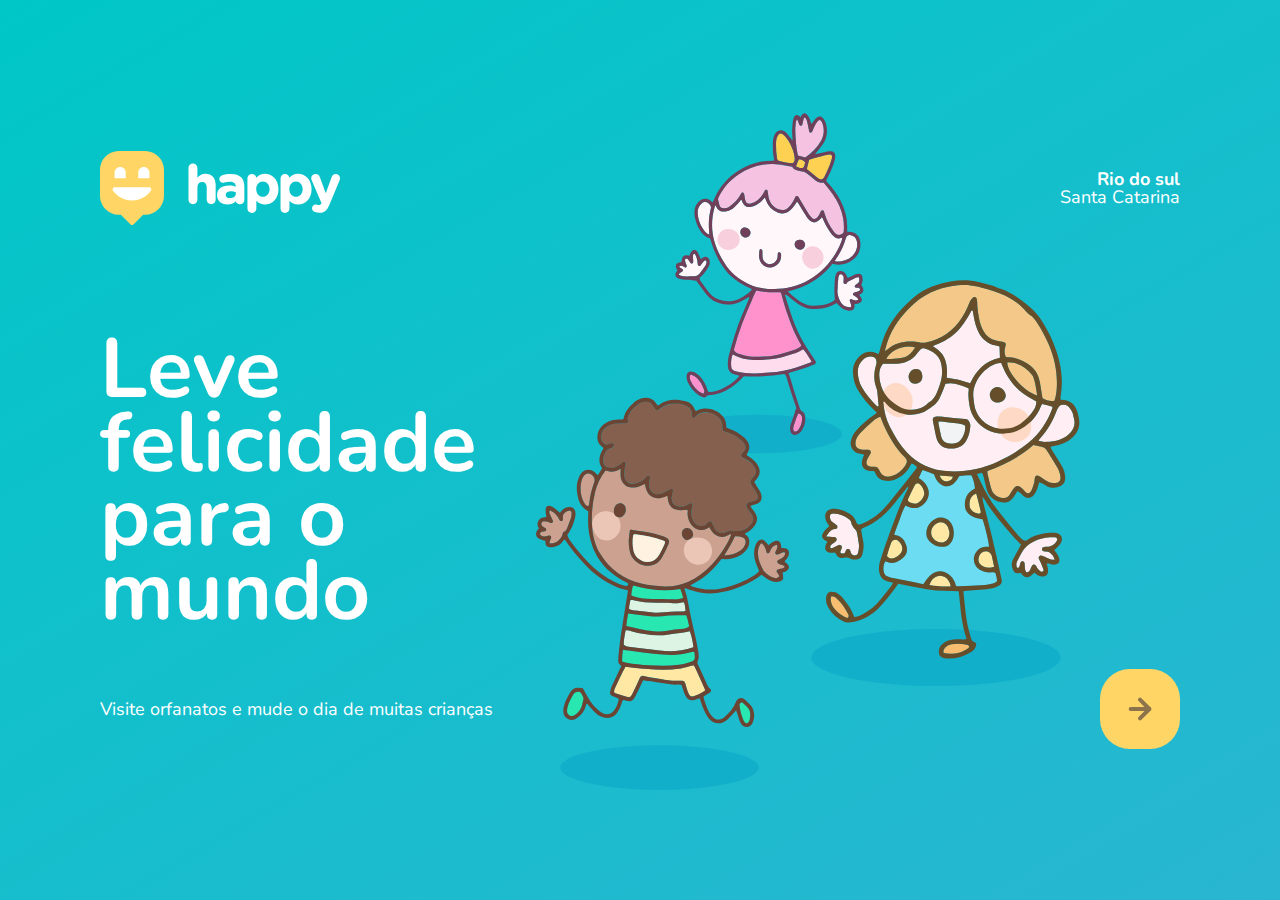
<file: index.html>
<!DOCTYPE html>
<html lang="pt_BR">
<head>
    <meta charset="UTF-8">
    <meta name="viewport" content="width=device-width, initial-scale=1.0">
    <title>Happy</title>

    <link rel="icon" href="./public/images/logo-icon.png"/>
    <link rel="stylesheet" href="public/css/main.css">
    <link rel="stylesheet" href="public/css/animations.css">
    <link rel="stylesheet" href="public/css/page-landing.css">
    <link href="https://fonts.googleapis.com/css2?family=Nunito:wght@400;600;800&display=swap" rel="stylesheet">
</head>
<body>
    <div id="page-landing">
        <div id="container">
    <header>
        <img  class="animate-up" id="logo" src="./public/images/logo.svg" alt="Logomarca de Happy">
        <div class="location animate-up">
            <strong>Rio do sul</strong>
            <p>Santa Catarina</p>
        </div>
    </header>
    <main>
        <h1 class="animate-up">Leve felicidade para o mundo</h1>

        <section class="visit">
            <p class="animate-up">Visite orfanatos e mude o dia de muitas crianças</p>

            <a class="animate-up" href="#"  title="Visite orfanatos">
                <img src="./public/images/arrow.svg" alt="Ir para o mapa">
            </a>
        </section>
    </main>
</div>
</div>
</body>
</html>
</file>
<file: public/css/main.css>
* {
  margin: 0;
  padding: 0;

  box-sizing: border-box;
}

body {
  height: 100vh;
  color: white;
}

:root {
  font-size: 62.5%;
}

body,
input,
button,
textarea {
  font: 400 1.8rem/1 "Nunito", sans-serif;
}
</file>
<file: public/css/animations.css>
@keyframes up{
    from{
        opacity: 0;
        transform: translateY(16px);
    }
    to{
        opacity: 1;
        transform: translateY(0);
    }
}

@keyframes right{
    from{
        transform: translateX(-100%);
    }
    to{
        transform: translateX(0);
    }
}

.animate-up{
    animation-name: up;
    animation-duration: 300ms;
    animation-fill-mode: backwards;
}

.animate-right{
    animation-name: right;
    animation-duration: 300ms;
}
</file>
<file: public/css/page-landing.css>
#page-landing {
    background: linear-gradient(329.54deg, #29b6d1 0%, #00c7c7 100%) no-repeat;
  
    text-align: center;
    min-height: 100vh;
  
    display: flex;
  }
  
  #container {
    margin: auto;
  
    width: min(90%, 112rem);
  }
  
  .location,
  h1,
  .visit p {
    height: 16vh;
  }
  
  .visit a {
    width: 8rem;
    height: 8rem;
    background: #ffd666;
  
    border: none;
    border-radius: 3rem;
  
    display: flex;
    align-items: center;
    justify-content: center;
  
    margin: 0 auto;
    transition: background 200ms;
  }

  .visit a:hover{
      background: #96feff;
  }

  
#logo{
    animation-delay: 50ms;
}

.location{
    animation-delay: 100ms;
}

main h1{
    animation-delay: 150ms;
}

.visit p{
    animation-delay: 200ms;
}

.visit a{
    animation-delay: 250ms;
}

/* desktop version */
@media (min-width: 760px){

    #container{
        padding: 5rem 2rem;
        background: url("../images/bg.svg") no-repeat 80% / clamp(30rem, 54vw, 56rem);
        
    }

    header{
        display: flex;
        align-items: center;
        justify-content: space-between;
    }

    .location, h1, .visit p{
        height: initial;
        text-align: initial;
    }

    .location{
        text-align: right;
    }

    main h1{
        font-size: clamp(4rem, 8vw, 8.4rem);
        font-weight: bold;
        line-height: .88;

        margin: clamp(10%, 9vh, 12%) 0 4rem;

        width: min(300px, 80%);
    }

    .visit{
        display: flex;
        align-items: center;
        justify-content:space-between;
    }

    .visit a{
        margin: initial;
    }
}
</file>
